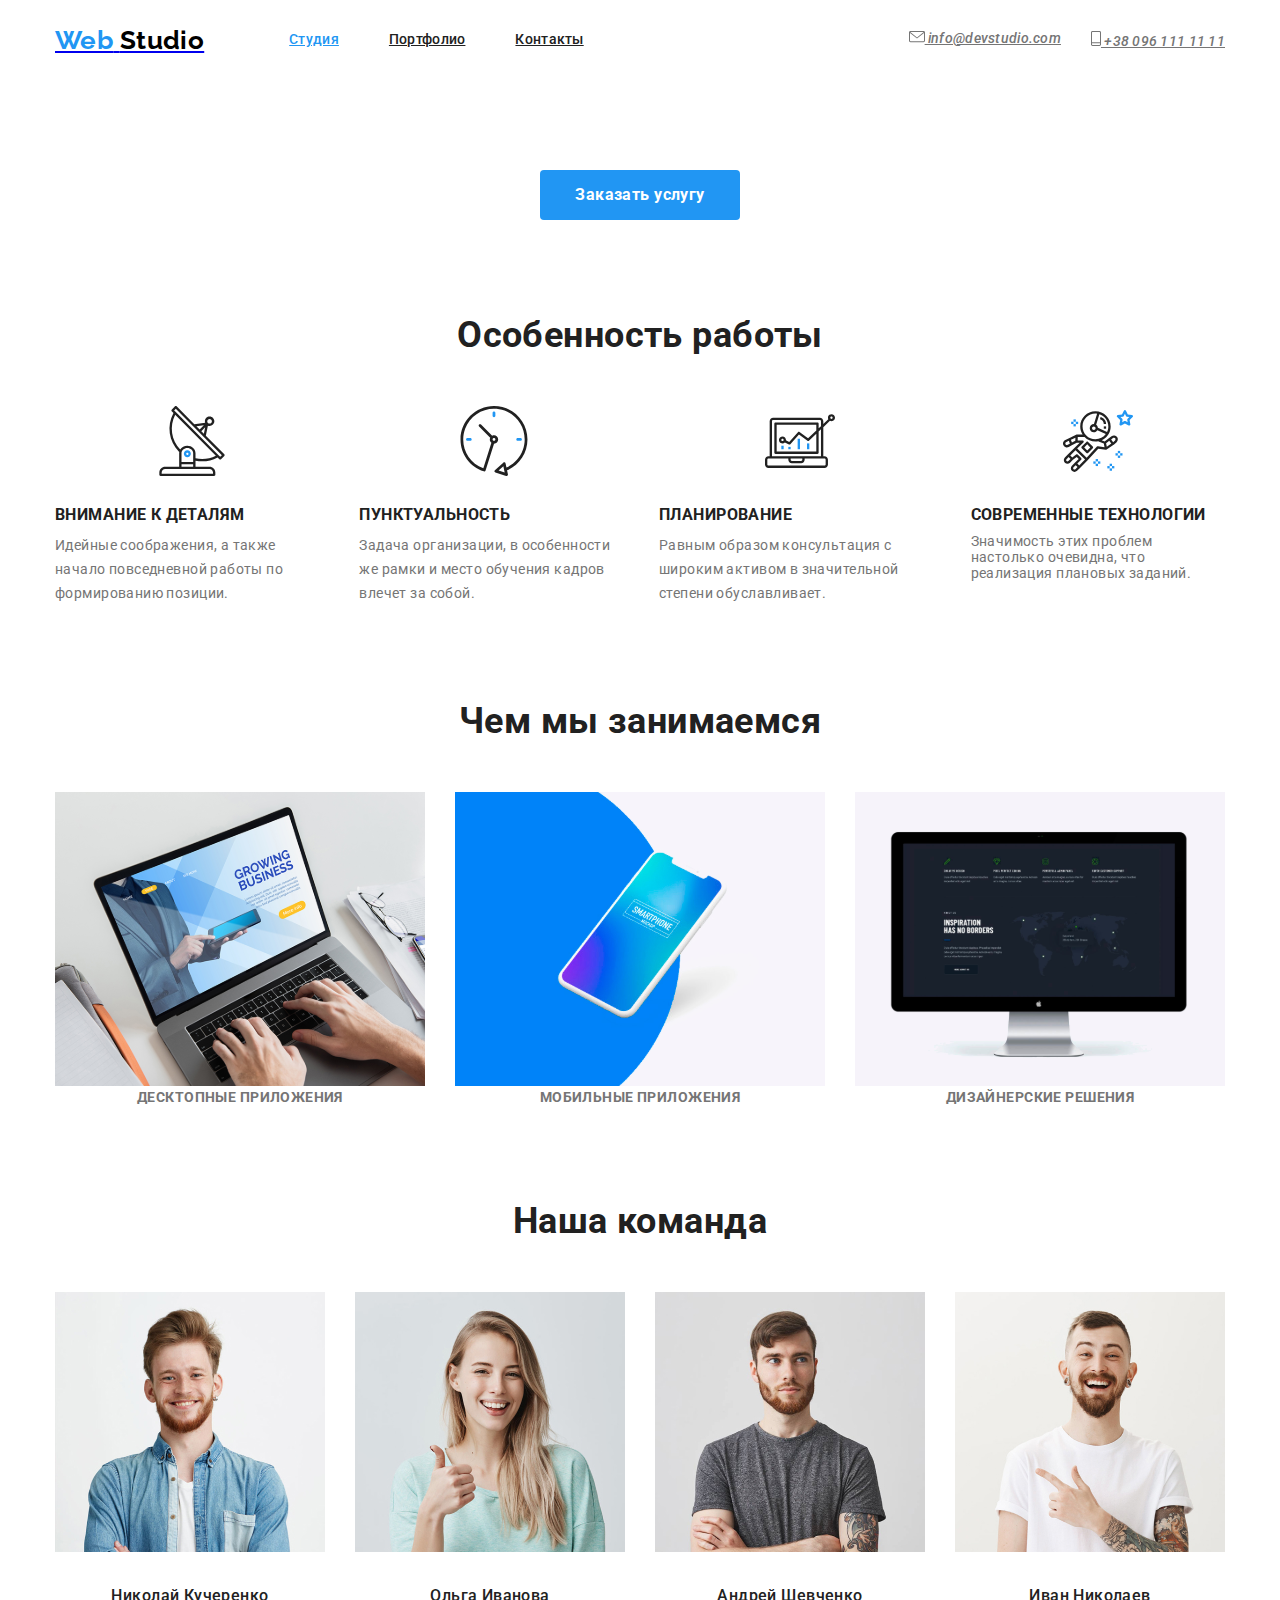
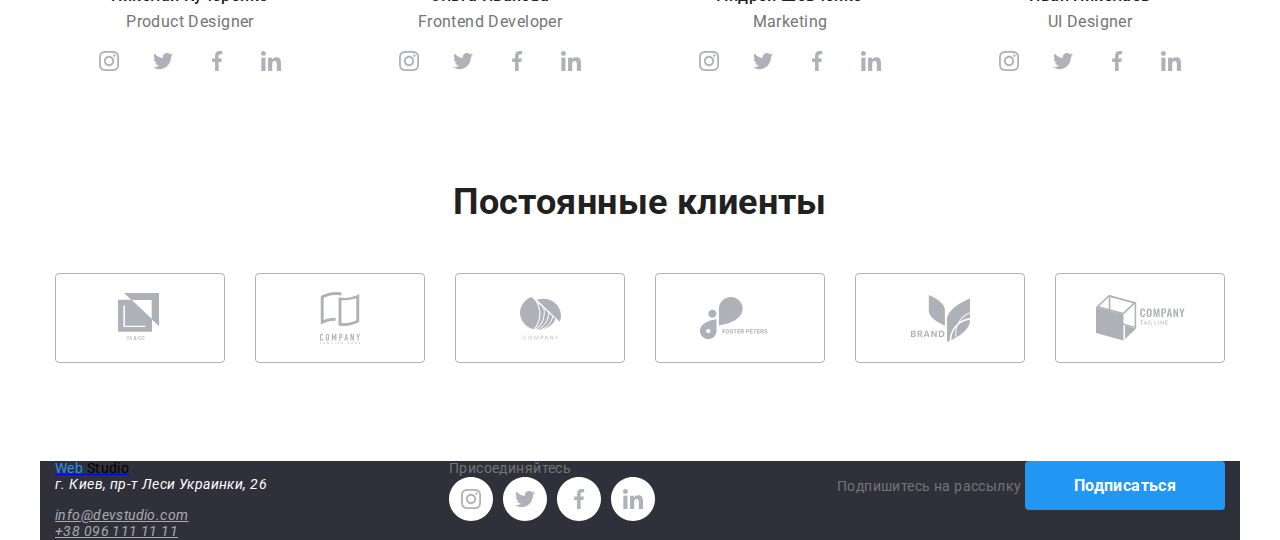
<file: index.html>
<!DOCTYPE html>
<html lang="ru">
  <head>
    <meta charset="UTF-8" />
    <meta name="viewport" content="width=device-width, initial-scale=1.0" />
    <title>Web Studio</title>
    <link
      href="https://fonts.googleapis.com/css2?family=Raleway:wght@700&family=Roboto:wght@400;500;700;900&display=swap"
      rel="stylesheet"
    />
    <link
      rel="stylesheet"
      href="https://cdnjs.cloudflare.com/ajax/libs/modern-normalize/0.7.0/modern-normalize.min.css"
    />
    <link rel="stylesheet" href="./css/styles.css" />
  </head>

  <body>
    <header>
      <div class="container main-nav">
        <a href="./index.html" class="logo">
          <span class="logo-web">Web</span>
          <span class="logo-studio">Studio</span>
        </a>

        <nav>
          <ul class="site-nav list">
            <li class="item">
              <a href="./index.html" class="link current">Студия</a>
            </li>
            <li class="item">
              <a href="./portfolio.html" class="link">Портфолио</a>
            </li>
            <li class="item"><a href="" class="link">Контакты</a></li>
          </ul>
        </nav>

        <address class="adress">
          <ul class="adress-nav list">
            <li class="item">
              <a href="mailto:info@devstudio.com" class="adress-link">
                <img src="./images/envelope.svg" alt="почта" width="16" />
                info@devstudio.com
              </a>
            </li>
            <li class="item">
              <a href="tel:+380961111111" class="adress-link">
                <img src="./images/vector.svg " alt="телефон" width="10" /> +38
                096 111 11 11
              </a>
            </li>
          </ul>
        </address>
      </div>
    </header>

    <main>
      <section class="hero">
        <h1 class="hero-title">Эффективные решения для вашего бизнеса</h1>

        <a href="" class="button">Заказать услугу</a>
      </section>

      <section class="section">
        <div class="container">
          <h2 class="section-title">Особенность работы</h2>
          <ul class="feature-list list">
            <li class="item">
              <img
                src="./images/antenna.svg"
                alt="антенна"
                width="70"
                class="img"
              />
              <h3 class="title">Внимание к деталям</h3>
              <p class="text">
                Идейные соображения, а также начало повседневной работы по
                формированию позиции.
              </p>
            </li>
            <li class="item">
              <img src="./images/clock.svg" alt="часы" width="70" class="img" />
              <h3 class="title">Пунктуальность</h3>
              <p class="text">
                Задача организации, в особенности же рамки и место обучения
                кадров влечет за собой.
              </p>
            </li>
            <li class="item">
              <img
                src="./images/diagram.svg"
                alt="диаграмма"
                width="70"
                class="img"
              />
              <h3 class="title">Планирование</h3>
              <p class="text">
                Равным образом консультация с широким активом в значительной
                степени обуславливает.
              </p>
            </li>
            <li class="item">
              <img
                src="./images/astronaut.svg"
                alt="астронафт"
                width="70"
                class="img"
              />
              <h3 class="title">Современные технологии</h3>
              <p>
                Значимость этих проблем настолько очевидна, что реализация
                плановых заданий.
              </p>
            </li>
          </ul>
        </div>
      </section>

      <section class="section">
        <div class="container">
          <h2 class="section-title">Чем мы занимаемся</h2>
          <ul class="todo-list list">
            <li class="item">
              <img src="./images/laptop.svg" alt="ноутбук" width="370" />
              <p class="todo-text">Десктопные приложения</p>
            </li>
            <li class="item">
              <img src="./images/smartphone.svg" alt="сартфон" width="370" />
              <p class="todo-text">Мобильные приложения</p>
            </li>
            <li class="item">
              <img src="./images/monitor.svg" alt="монитор" width="370" />
              <p class="todo-text">Дизайнерские решения</p>
            </li>
          </ul>
        </div>
      </section>

      <section class="section">
        <div class="container">
          <h2 class="section-title">Наша команда</h2>
          <ul class="team-list list">
            <li class="item">
              <img
                src="./images/team1.jpg"
                alt="член команды 1"
                width="270"
                class="img"
              />
              <h3 class="title">Николай Кучеренко</h3>
              <p class="text">Product Designer</p>
              <ul class="social-list list">
                <li class="item">
                  <a
                    href=""
                    aria-label="Ссылка на Instagramm"
                    class="img-social"
                  >
                    <img src="./images/logo1.svg" alt="Instagramm" width="44" />
                  </a>
                </li>
                <li class="item">
                  <a href="" aria-label="Ссылка на Twitter" class="img-social">
                    <img src="./images/logo2.svg" alt="Twitter" width="44" />
                  </a>
                </li>
                <li class="item">
                  <a href="" aria-label="Ссылка на Facebook" class="img-social">
                    <img src="./images/logo3.svg" alt="Facebook" width="44" />
                  </a>
                </li>
                <li class="item">
                  <a href="" aria-label="Ссылка на LinkedIn" class="img-social">
                    <img src="./images/logo4.svg" alt="LinkedIn" width="44" />
                  </a>
                </li>
              </ul>
            </li>
            <li class="item">
              <img
                src="./images/team2.jpg"
                alt="член команды 2"
                width="270"
                class="img"
              />
              <h3 class="title">Ольга Иванова</h3>
              <p class="text">Frontend Developer</p>
              <ul class="social-list list">
                <li class="item">
                  <a
                    href=""
                    aria-label="Ссылка на Instagramm"
                    class="img-social"
                  >
                    <img src="./images/logo1.svg" alt="Instagramm" width="44" />
                  </a>
                </li>
                <li class="item">
                  <a href="" aria-label="Ссылка на Twitter" class="img-social">
                    <img src="./images/logo2.svg" alt="Twitter" width="44" />
                  </a>
                </li>
                <li class="item">
                  <a href="" aria-label="Ссылка на Facebook" class="img-social">
                    <img src="./images/logo3.svg" alt="Facebook" width="44" />
                  </a>
                </li>
                <li class="item">
                  <a href="" aria-label="Ссылка на LinkedIn" class="img-social">
                    <img src="./images/logo4.svg" alt="LinkedIn" width="44" />
                  </a>
                </li>
              </ul>
            </li>
            <li class="item">
              <img
                src="./images/team3.jpg"
                alt="член команды 3"
                width="270"
                class="img"
              />
              <h3 class="title">Андрей Шевченко</h3>
              <p class="text">Marketing</p>
              <ul class="social-list list">
                <li class="item">
                  <a
                    href=""
                    aria-label="Ссылка на Instagramm"
                    class="img-social"
                  >
                    <img src="./images/logo1.svg" alt="Instagramm" width="44" />
                  </a>
                </li>
                <li class="item">
                  <a href="" aria-label="Ссылка на Twitter" class="img-social">
                    <img src="./images/logo2.svg" alt="Twitter" width="44" />
                  </a>
                </li>
                <li class="item">
                  <a href="" aria-label="Ссылка на Facebook" class="img-social">
                    <img src="./images/logo3.svg" alt="Facebook" width="44" />
                  </a>
                </li>
                <li class="item">
                  <a href="" aria-label="Ссылка на LinkedIn" class="img-social">
                    <img src="./images/logo4.svg" alt="LinkedIn" width="44" />
                  </a>
                </li>
              </ul>
            </li>
            <li class="item">
              <img
                src="./images/team4.jpg"
                alt="член команды 4"
                width="270"
                class="img"
              />
              <h3 class="title">Иван Николаев</h3>
              <p class="text">UI Designer</p>
              <ul class="social-list list">
                <li class="item">
                  <a
                    href=""
                    aria-label="Ссылка на Instagramm"
                    class="img-social"
                  >
                    <img src="./images/logo1.svg" alt="Instagramm" width="44" />
                  </a>
                </li>
                <li class="item">
                  <a href="" aria-label="Ссылка на Twitter" class="img-social">
                    <img src="./images/logo2.svg" alt="Twitter" width="44" />
                  </a>
                </li>
                <li class="item">
                  <a href="" aria-label="Ссылка на Facebook" class="img-social">
                    <img src="./images/logo3.svg" alt="Facebook" width="44" />
                  </a>
                </li>
                <li class="item">
                  <a href="" aria-label="Ссылка на LinkedIn" class="img-social">
                    <img src="./images/logo4.svg" alt="LinkedIn" width="44" />
                  </a>
                </li>
              </ul>
            </li>
          </ul>
        </div>
      </section>

      <section class="section">
        <div class="container">
          <h2 class="section-title">Постоянные клиенты</h2>
          <ul class="client-list list">
            <li>
              <a href="">
                <img
                  src="./images/client_1.svg"
                  alt="лого клиент 1"
                  width="170"
                  class="img-client"
                />
              </a>
            </li>
            <li>
              <a href="">
                <img
                  src="./images/client_2.svg"
                  alt="лого клиент 2"
                  width="170"
                  class="img-client"
                />
              </a>
            </li>
            <li>
              <a href="">
                <img
                  src="./images/client_3.svg"
                  alt="лого клиент 4"
                  width="170"
                  class="img-client"
                />
              </a>
            </li>
            <li>
              <a href="">
                <img
                  src="./images/client_4.svg"
                  alt="лого клиент 4"
                  width="170"
                  class="img-client"
                />
              </a>
            </li>
            <li>
              <a href="">
                <img
                  src="./images/client_5.svg"
                  alt="лого клиент 5"
                  width="170"
                  class="img-client"
                />
              </a>
            </li>
            <li>
              <a href="">
                <img
                  src="./images/client_6.svg"
                  alt="лого клиент 6"
                  width="170"
                  class="img-client"
                />
              </a>
            </li>
          </ul>
        </div>
      </section>
    </main>

    <footer>
      <div class="container footer">
        <div>
          <a href="./index.html">
            <span class="logo-web">Web</span>
            <span class="logo-studio">Studio</span>
          </a>
          <address class="footer-adress">
            <p class="post">г. Киев, пр-т Леси Украинки, 26</p>
            <br />
            <a href="mailto:info@devstudio.com" class="link"
              >info@devstudio.com
            </a>
            <br />
            <a href="tel:+380961111111" class="link">+38 096 111 11 11</a>
          </address>
        </div>

        <div class="footer-list">
          Присоединяйтесь
          <ul class="social-list list">
            <li class="item">
              <a href="" aria-label="Ссылка на Instagramm" class="img-social">
                <img src="./images/logo1.svg" alt="Instagramm" width="44" />
              </a>
            </li>
            <li class="item">
              <a href="" aria-label="Ссылка на Twitter" class="img-social">
                <img src="./images/logo2.svg" alt="Twitter" width="44" />
              </a>
            </li>
            <li class="item">
              <a href="" aria-label="Ссылка на Facebook" class="img-social">
                <img src="./images/logo3.svg" alt="Facebook" width="44" />
              </a>
            </li>
            <li class="item">
              <a href="" aria-label="Ссылка на LinkedIn" class="img-social">
                <img src="./images/logo4.svg" alt="LinkedIn" width="44" />
              </a>
            </li>
          </ul>
        </div>

        <div>
          Подпишитесь на рассылку
          <a href="" class="button">Подписаться</a>
        </div>
      </div>
    </footer>
  </body>
</html>
</file>
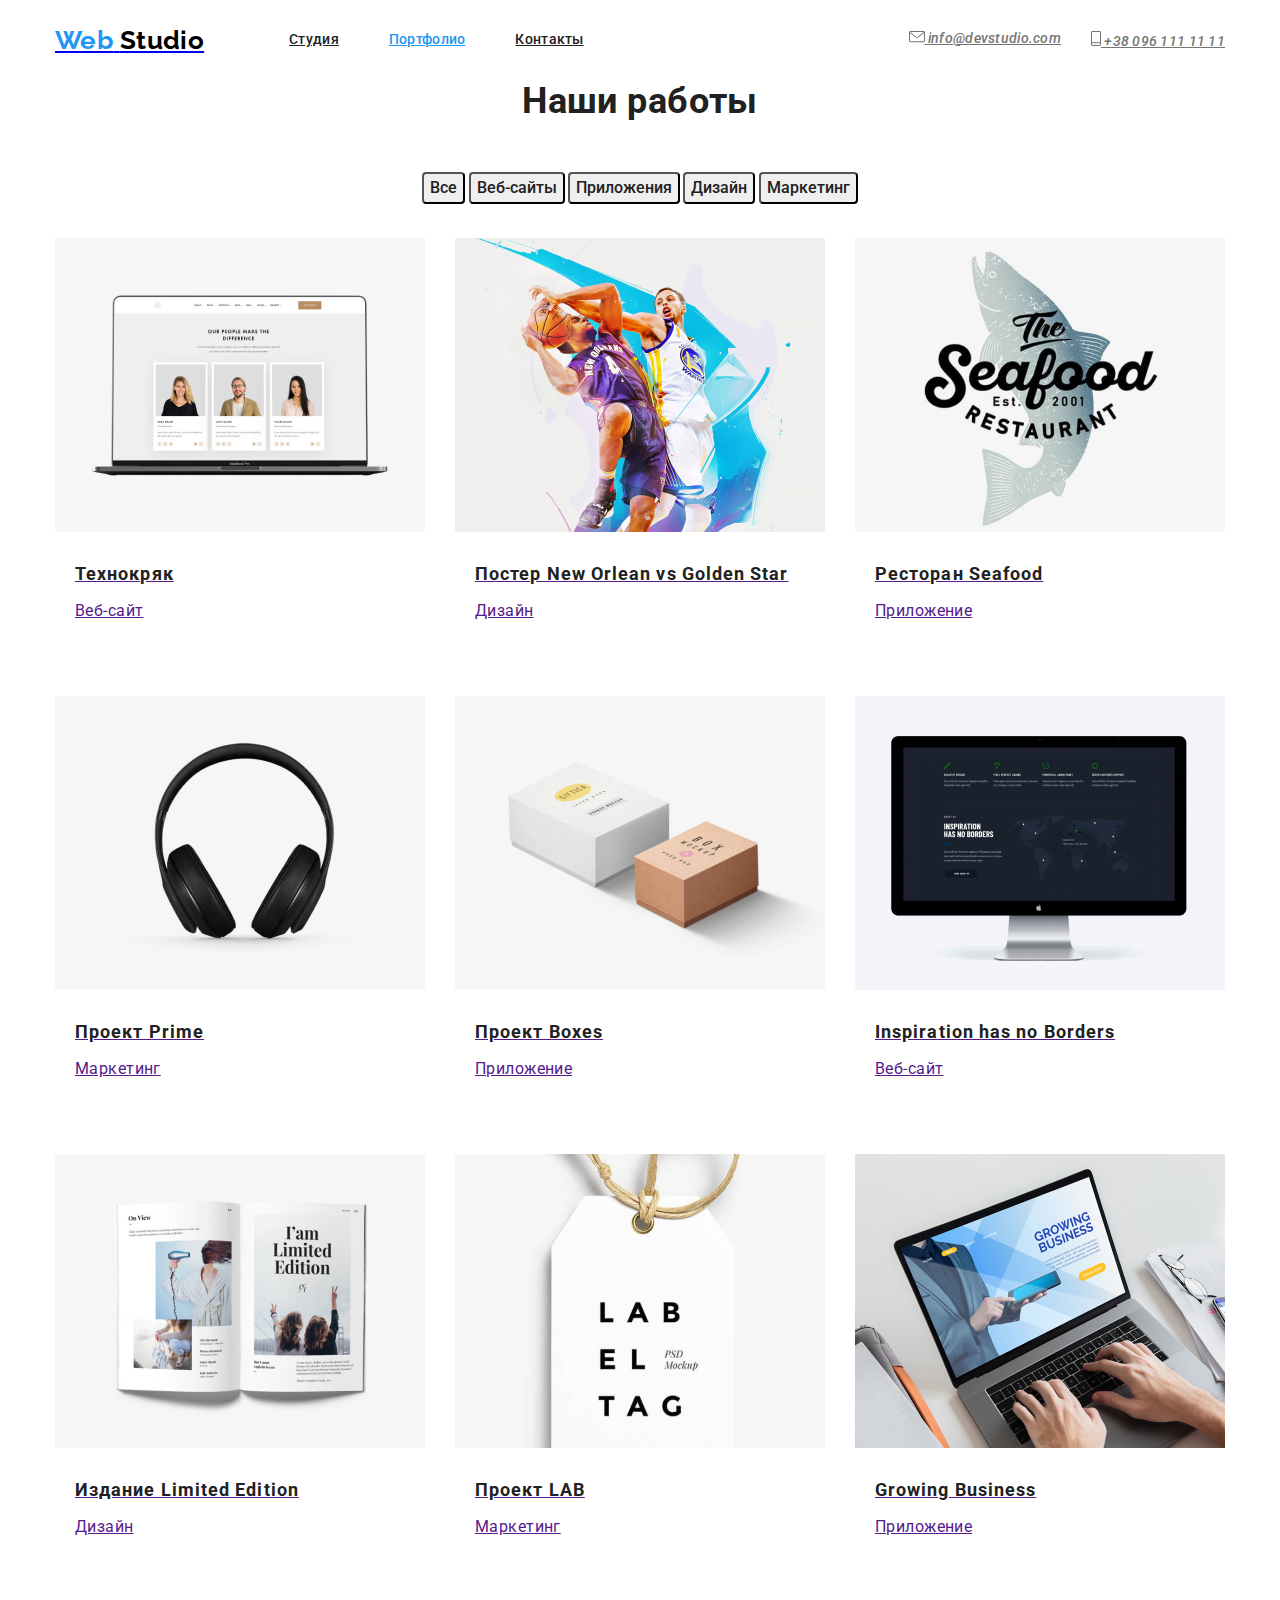
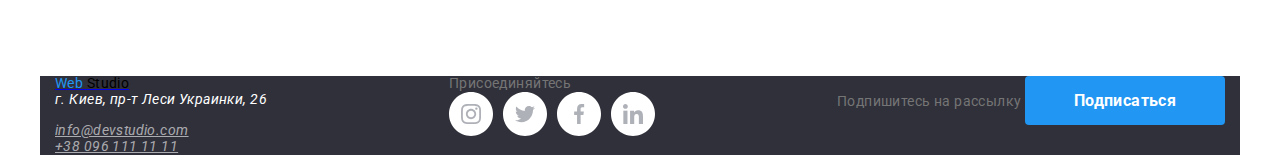
<file: portfolio.html>
<!DOCTYPE html>
<html lang="ru">
  <head>
    <meta charset="UTF-8" />
    <meta name="viewport" content="width=device-width, initial-scale=1.0" />
    <title>Web Studio</title>
    <link
      href="https://fonts.googleapis.com/css2?family=Raleway:wght@700&family=Roboto:wght@400;500;700;900&display=swap"
      rel="stylesheet"
    />
    <link
      rel="stylesheet"
      href="https://cdnjs.cloudflare.com/ajax/libs/modern-normalize/0.7.0/modern-normalize.min.css"
    />
    <link rel="stylesheet" href="./css/styles.css" />
  </head>

  <body>
    <header>
      <div class="container main-nav">
          <a href="./index.html" class="logo">
            <span class="logo-web">Web</span>
            <span class="logo-studio">Studio</span>
          </a>

          <nav>
          <ul class="site-nav list">
            <li class="item"><a href="./index.html" class="link">Студия</a></li>
            <li class="item">
              <a href="./portfolio.html" class="link current">Портфолио</a>
            </li>
            <li class="item"><a href="" class="link">Контакты</a></li>
          </ul>
        </nav>

        <address class="adress">
          <ul class="adress-nav list">
            <li class="item">
              <a href="mailto:info@devstudio.com" class="adress-link">
                <img src="./images/envelope.svg" alt="почта" width="16" />
                info@devstudio.com
              </a>
            </li>
            <li class="item">
              <a href="tel:+380961111111" class="adress-link">
                <img src="./images/vector.svg " alt="телефон" width="10" /> +38
                096 111 11 11
              </a>
            </li>
          </ul>
      </div>
    </header>

    <main>
      <section class="section">
        <div class="container">
          <h1 class="section-title">Наши работы</h1>
          <div class="filter">
            <button type="button" class="button-work">Все</button>
            <button type="button" class="button-work">Веб-сайты</button>
            <button type="button" class="button-work">Приложения</button>
            <button type="button" class="button-work">Дизайн</button>
            <button type="button" class="button-work">Маркетинг</button>
          </div>
          <ul class="work-list list">
            <li class="element">
                <a href="">
                <img src="./images/Portfolio/img1.jpg" alt="работа 1" width="370"/>
                <div class="elem">
                  <h2 class=" title">Технокряк</h2>
                  <p class="text">Веб-сайт</p>
                  <p class="item">
                    Технокряк это современная площадка распространения
                    коронавируса. Компании используют эту платформу для цифрового
                    шпионажа и атак на защищённые сервера конкурентов.
                  </p>
                </div>
              </a>
            </li>
            <li class="element">
              <a href="">
                <img src="./images/Portfolio/img2.jpg" alt="работа 2" width="370" />
                <div class="elem">                
                  <h2 class="title">Постер New Orlean vs Golden Star</h2>
                  <p class="text">Дизайн</p>
                  <p class="item">
                    Технокряк это современная площадка распространения
                    коронавируса. Компании используют эту платформу для цифрового
                    шпионажа и атак на защищённые сервера конкурентов.
                  </p>
                </div>
              </a>
            </li>
            <li class="element">
              <a href="">
                <img src="./images/Portfolio/img3.jpg" alt="работа 3" width="370" />
                <div class="elem">
                  <h2 class="title">Ресторан Seafood</h2>
                  <p class="text">Приложение</p>
                  <p class="item">
                    Технокряк это современная площадка распространения
                    коронавируса. Компании используют эту платформу для цифрового
                    шпионажа и атак на защищённые сервера конкурентов.
                  </p>
                </div>
              </a>
            </li>
            <li class="element">
              <a href="">
                <img src="./images/Portfolio/img4.jpg" alt="работа 4" width="370" />
                <div class="elem">
                  <h2 class="title">Проект Prime</h2>
                  <p class="text">Маркетинг</p>
                  <p class="item">
                    Технокряк это современная площадка распространения
                    коронавируса. Компании используют эту платформу для цифрового
                    шпионажа и атак на защищённые сервера конкурентов.
                  </p>
                </div>
              </a>
            </li>
            <li class="element">
              <a href="">
                <img src="./images/Portfolio/img5.jpg" alt="работа 5" width="370"/>
                <div class="elem">
                  <h2 class="title">Проект Boxes</h2>
                  <p class="text">Приложение</p>
                  <p class="item">
                    Технокряк это современная площадка распространения
                    коронавируса. Компании используют эту платформу для цифрового
                    шпионажа и атак на защищённые сервера конкурентов.
                  </p>
                </div>
              </a>
            </li>
            <li class="element">
              <a href="">
                <img src="./images/Portfolio/img6.jpg" alt="работа 6" width="370" />
                <div class="elem">
                  <h2 class="title">Inspiration has no Borders</h2>
                  <p class="text">Веб-сайт</p>
                  <p class="item">
                    Технокряк это современная площадка распространения
                    коронавируса. Компании используют эту платформу для цифрового
                    шпионажа и атак на защищённые сервера конкурентов.
                  </p>
                </div>
              </a>
            </li>
            <li class="element">
              <a href="">
                <img src="./images/Portfolio/img7.jpg" alt="работа 7" width="370" />
                <div class="elem">
                  <h2 class="title">Издание Limited Edition</h2>
                  <p class="text">Дизайн</p>
                  <p class="item">
                    Технокряк это современная площадка распространения
                    коронавируса. Компании используют эту платформу для цифрового
                    шпионажа и атак на защищённые сервера конкурентов.
                  </p>
                </div>
              </a>
            </li>
            <li class="element">
              <a href="">
                <img src="./images/Portfolio/img8.jpg" alt="работа 8" width="370" />
                <div class="elem">
                  <h2 class="title">Проект LAB</h2>
                  <p class="text">Маркетинг</p>
                  <p class="item">
                    Технокряк это современная площадка распространения
                    коронавируса. Компании используют эту платформу для цифрового
                    шпионажа и атак на защищённые сервера конкурентов.
                  </p>
                </div>
              </a>
            </li>
            <li class="element">
              <a href="">
                <img src="./images/Portfolio/img9.jpg" alt="работа 9" width="370" />
                <div class="elem">
                  <h2 class="title">Growing Business</h2>
                  <p class="text">Приложение</p>
                  <p class="item">
                    Технокряк это современная площадка распространения
                    коронавируса. Компании используют эту платформу для цифрового
                    шпионажа и атак на защищённые сервера конкурентов.
                  </p>
                </div>
              </a>
            </li>
          </ul>
        </div>
      </section>
    </main>

    <footer>
      <div class="container footer">
        <div>
          <a href="./index.html">
            <span class="logo-web">Web</span>
            <span class="logo-studio">Studio</span>
          </a>
          <address class="footer-adress">
            <p class="post">г. Киев, пр-т Леси Украинки, 26</p>
            <br />
            <a href="mailto:info@devstudio.com" class="link">info@devstudio.com
            </a>
            <br />
            <a href="tel:+380961111111" class="link">+38 096 111 11 11</a>
          </address>
        </div>
    
        <div class="footer-list">
          Присоединяйтесь
          <ul class="social-list list">
            <li class="item">
              <a href="" aria-label="Ссылка на Instagramm" class="img-social">
                <img src="./images/logo1.svg" alt="Instagramm" width="44" />
              </a>
            </li>
            <li class="item">
              <a href="" aria-label="Ссылка на Twitter" class="img-social">
                <img src="./images/logo2.svg" alt="Twitter" width="44" />
              </a>
            </li>
            <li class="item">
              <a href="" aria-label="Ссылка на Facebook" class="img-social">
                <img src="./images/logo3.svg" alt="Facebook" width="44" />
              </a>
            </li>
            <li class="item">
              <a href="" aria-label="Ссылка на LinkedIn" class="img-social">
                <img src="./images/logo4.svg" alt="LinkedIn" width="44" />
              </a>
            </li>
          </ul>
        </div>
    
        <div>
          Подпишитесь на рассылку
          <a href="" class="button">Подписаться</a>
        </div>
      </div>
    </footer>
  </body>
</html>
</file>
<file: css/styles.css>
:root {
  --primary-text-color: #757575;
  --title-text-color: #212121;
  --accent-color: #2196f3;
  --primary-white-color: #ffffff;
}

body {
  background-color: var(--primary-white-color);
  color: var(--primary-text-color);

  font-family: Roboto, sans-serif;
  font-size: 14px;
  line-height: 1.14;
  letter-spacing: 0.03em;
}

button {
  font-family: inherit;
}

h1,
h2,
h3,
h4,
h5,
h6,
p {
  margin-top: 0;
  margin-bottom: 0;
}

.list {
  list-style: none;
  padding: 0;
  margin: 0;
}

.container {
  margin-left: auto;
  margin-right: auto;
  width: 1200px;
  padding-left: 15px;
  padding-right: 15px;
}

.main-nav {
  display: flex;
  align-items: center;
}

/*logo*/
.logo {
  font-family: Raleway, sans-serif;
  font-weight: bold;
  font-size: 26px;
  line-height: 1.19;
}

.logo-web {
  color: var(--accent-color);
}
.logo-studio {
  color: #000000;
}

/*site nav*/
.site-nav {
  display: flex;
  margin-left: 85px;
}

.site-nav .item + .item {
  /* беруться все кроме первого */
  margin-left: 50px;
}

/* 
результат тотже что и выше
только берутся все кроме последнего
.site-nav .item:not(:last-child) {
  margin-right: 50px;
} */

.site-nav .link {
  /*чтобы работала вертикальная геометрия и раздвигалась li */
  display: block;
  /* увеличиваем высоту линка, ширина по которой можно пецнуть мышкой */
  padding-top: 32px;
  padding-bottom: 32px;

  color: var(--title-text-color);

  font-weight: 500;
  letter-spacing: 0.02em;
}

.site-nav .link:hover,
.site-nav .link:focus {
  color: var(--accent-color);
}

.site-nav .link.current {
  color: var(--accent-color);
}

.adress {
  /* для флекс auto работает для горизонтали, для обычных блоков по вертикали */
  margin-left: auto;
}

.adress-nav {
  display: flex;
}

.adress-nav .item + .item {
  margin-left: 30px;
}

.adress-link {
  color: var(--primary-text-color);
  font-weight: 500;
  letter-spacing: 0.02em;
}

.adress-link:hover,
.adress-link:focus {
  color: var(--accent-color);
}

/*hero*/
.hero {
  text-align: center;
  margin-bottom: 94px;
}

.hero-title {
  margin-bottom: 30px;

  color: var(--primary-white-color);

  font-weight: 900;
  font-size: 44px;
  line-height: 1.36;

  letter-spacing: 0.06em;
  text-transform: uppercase;
}

.button {
  display: inline-block;
  min-width: 200px;
  padding: 10px 32px;
  border-radius: 4px;
  /* display: flex;
  align-items: center;
  letter-spacing: 0.06em; */

  color: var(--primary-white-color);
  background-color: var(--accent-color);
  font-weight: bold;
  font-size: 16px;
  line-height: 1.87;
  text-decoration: none;
  text-align: center;
}

/*section*/
.section {
  padding-bottom: 94px;
}

.section-title {
  margin-bottom: 50px;

  color: var(--title-text-color);
  font-weight: 700;
  font-size: 36px;
  line-height: 1.17;
  text-align: center;
}

/*feature*/
.feature-list {
  display: flex;
}

.feature-list .item + .item {
  margin-left: 30px;
}

.feature-list .img {
  display: block;
  margin-left: auto;
  margin-right: auto;
  margin-bottom: 30px;
}

.feature-list .title {
  margin-bottom: 10px;

  color: var(--title-text-color);
  font-weight: 700;
  text-transform: uppercase;
}

.feature-list .text {
  line-height: 1.71;
}

.feature-list .img:hover {
  background-color: var(--accent-color);
}

/* todo */
.todo-list {
  display: flex;
  justify-content: space-between;
}

.todo-text {
  font-weight: 700;
  text-align: center;
  text-transform: uppercase;
}

/*team*/
.team-list {
  display: flex;
  text-align: center;
  justify-content: space-between;
}

.social-list {
  display: flex;
  justify-content: center;
}

.social-list .item + .item {
  margin-left: 10px;
}

.team-list .img {
  margin-bottom: 30px;
}

.team-list .title {
  margin-bottom: 10px;

  color: var(--title-text-color);
  font-weight: 500;
  font-size: 16px;
  line-height: 1.19;
}

.team-list .text {
  margin-bottom: 16px;
  display: inline-block;

  font-size: 16px;
  line-height: 1.19px;
}

/* client-list */
.client-list {
  display: flex;
  justify-content: space-between;
}

.team-list .img-social:hover,
.team-list .img-social:focus,
.footer-list .img-social:hover,
.footer-list .img-social:focus,
.client-list .img-client:hover {
  background-color: var(--accent-color);
}

/* footer */
.container.footer {
  display: flex;
  justify-content: space-between;
  background: #2f303a;
}

.footer-adress .post {
  color: var(--primary-white-color);
  font-size: 14px;
  line-height: 1.71x;
}

.footer-adress .link {
  color: rgba(255, 255, 255, 0.6);
  line-height: 1.71x;
}

.footer-adress .link:hover,
.footer-adress .link:focus {
  color: var(--accent-color);
}

/* portfolio */

.filter {
  margin-bottom: 34px;
  text-align: center;
}

.button-work {
  color: var(--title-text-color);
  font-weight: 500;
  font-size: 16px;
  line-height: 1.62;
  text-align: center;

  border-radius: 4px;
}

.button-work:hover,
.button-work:focus {
  color: var(--primary-white-color);
  background-color: var(--accent-color);
}

.work-list {
  display: flex;
  flex-wrap: wrap;
  margin: -15px;
}

.work-list .element {
  /* вариант 1 дать маржины половинчатые везде и у контейнера их сминусовать */
  /* работает если нет фона */
  width: 370px;
  margin: 15px;

  /* вариант 2 рассчитать динамически и подправить у крайних маржины */
  /* рассчет ширины относительно всего экрана 
  2 - колво элементов с маржинами
  30 - ширина маржина
  3 - количество элементов на строке*/
  /* width: calc((100% - 2 * 30px) / 3);
  margin-right: 30px;
  margin-bottom: 30px; */
}

/* каждый третий уберем маржин справа */
/* .work-list .element:nth-child(3n) {
  margin-right: 0px;
} */

/* последние три уберем маржин снизу */
/* .work-list .element:nth-last-child(-n + 3) {
  margin-bottom: 0px;
} */

.work-list .title {
  margin-bottom: 4px;

  color: var(--title-text-color);
  font-weight: 700;
  font-size: 18px;
  line-height: 2;
  letter-spacing: 0.06em;
}

.work-list .element:hover {
  background-color: var(--accent-color);
}

.work-list .item {
  font-size: 18px;
  line-height: 1.56;
  color: var(--primary-white-color);
  display: none;
}

.work-list .text {
  margin-bottom: 20px;

  font-size: 16px;
  line-height: 1.87;
}

.work-list .elem {
  padding: 20px;
}
</file>
